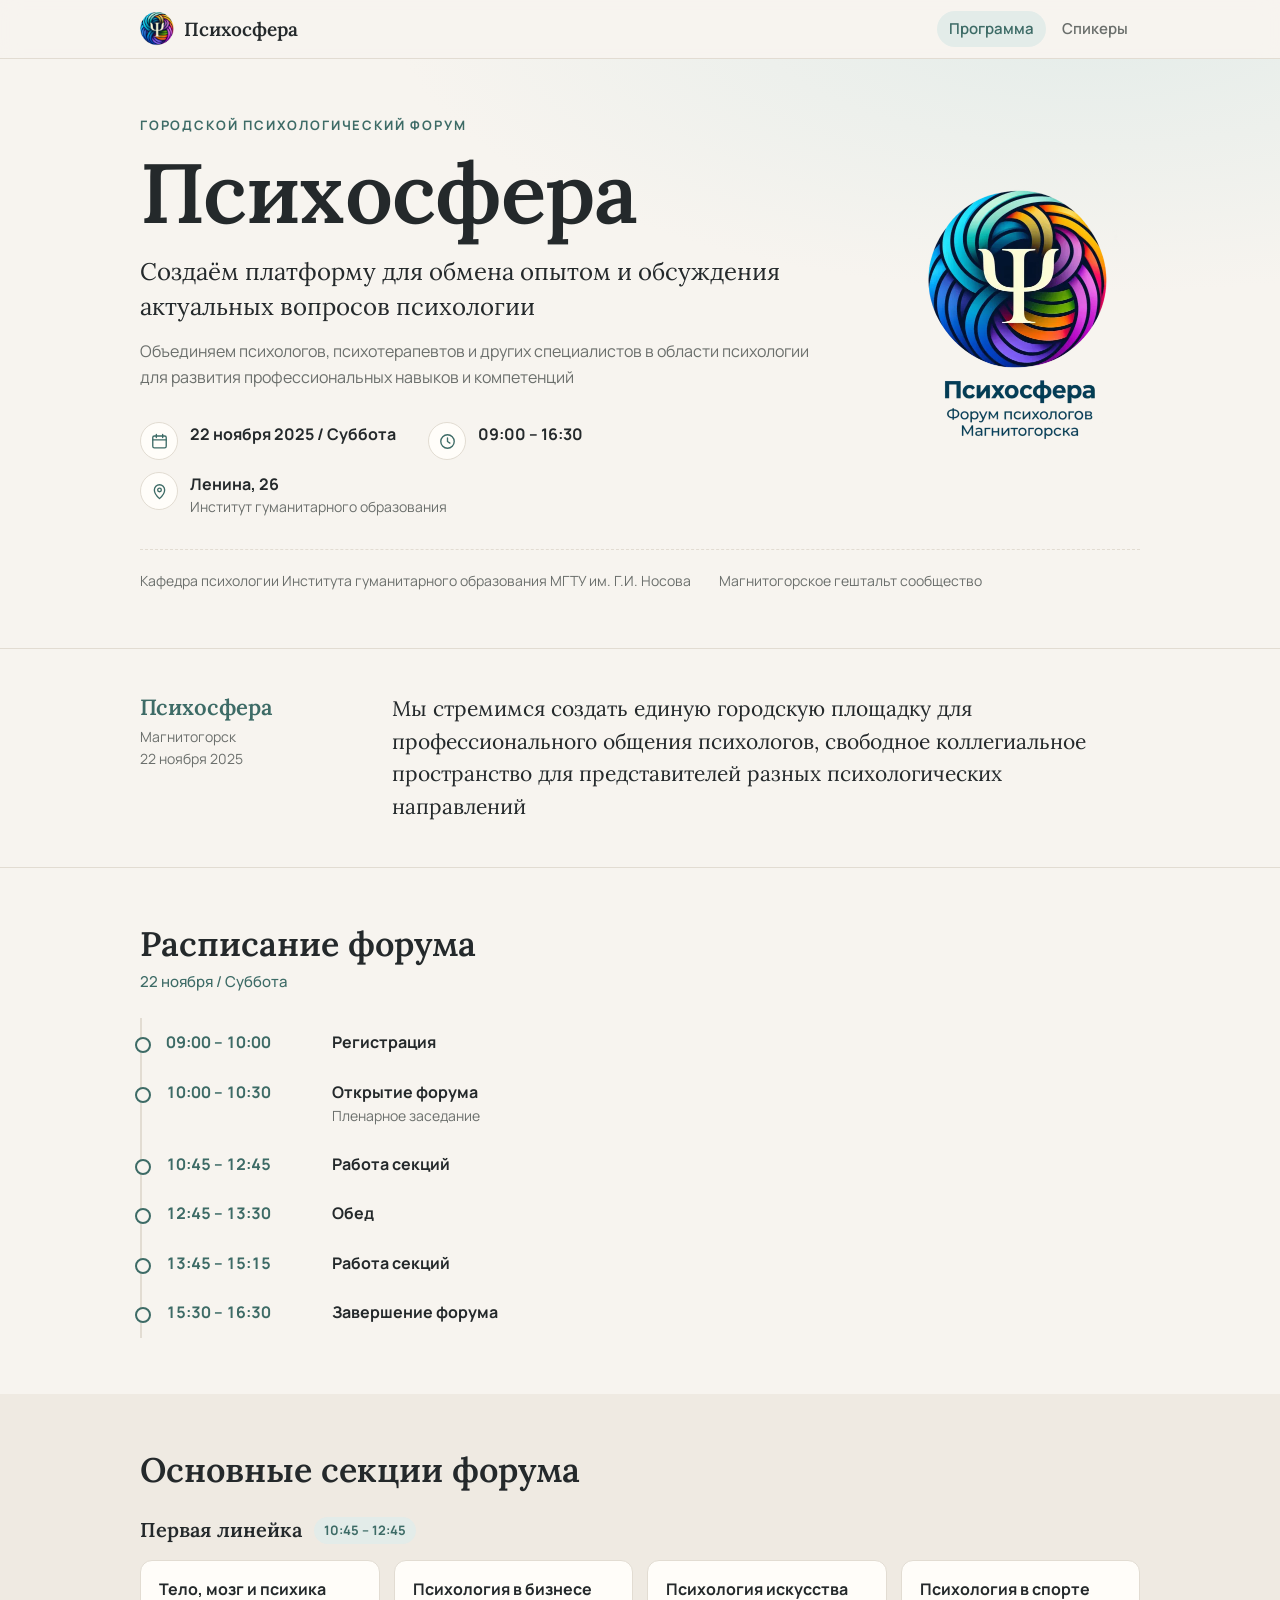
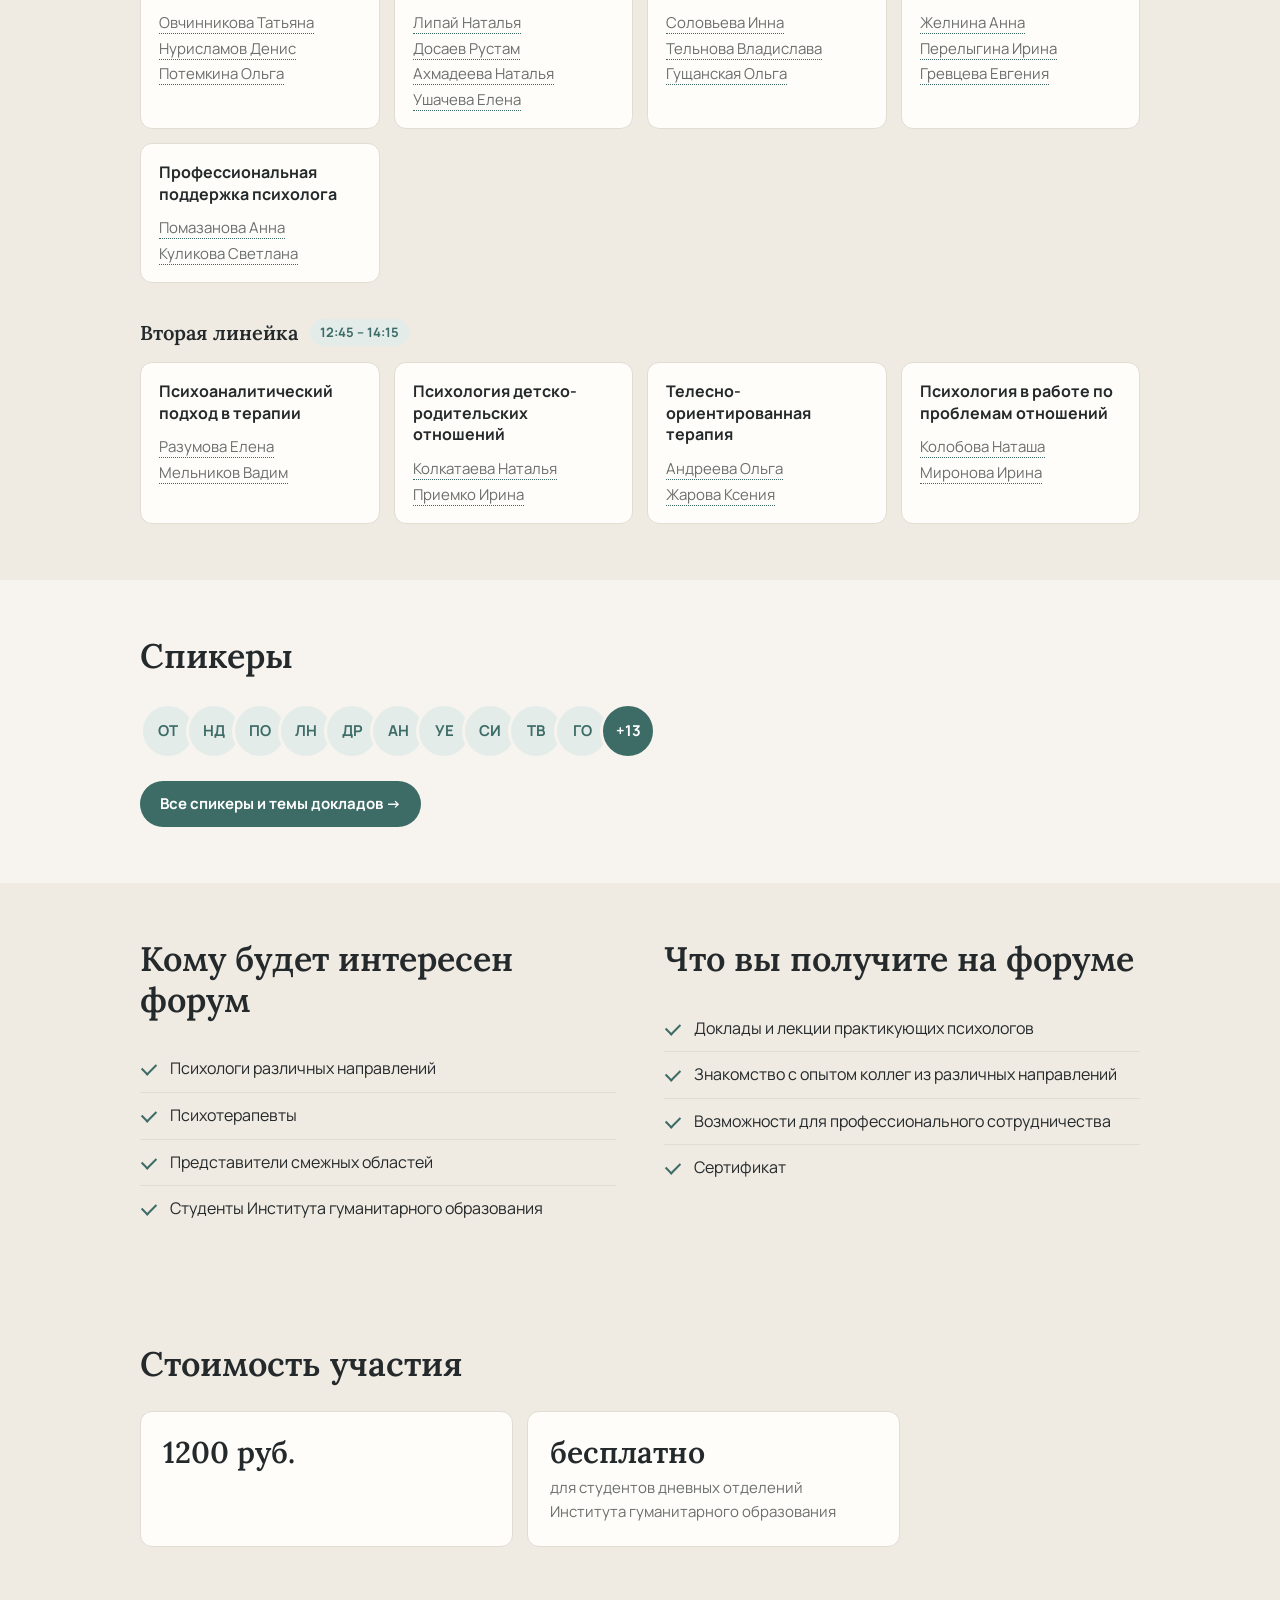
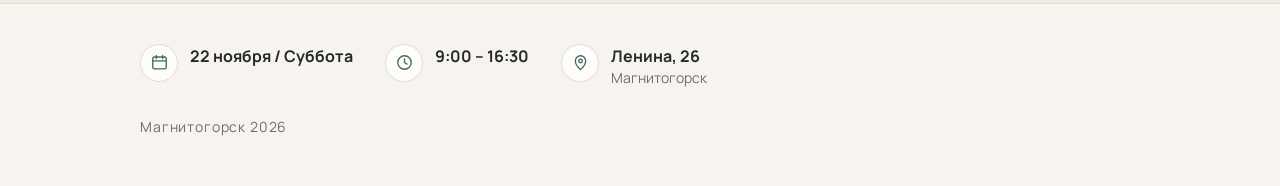
<file: index.html>
<!doctype html>
<html lang="ru">
<head>
<meta charset="utf-8">
<meta name="viewport" content="width=device-width, initial-scale=1">
<title>Психосфера — Городской Психологический Форум</title>
<meta name="description" content="Городской Психологический Форум «Психосфера», Магнитогорск">
<link rel="preconnect" href="https://fonts.googleapis.com">
<link rel="preconnect" href="https://fonts.gstatic.com" crossorigin>
<link rel="stylesheet" href="https://fonts.googleapis.com/css2?family=Lora:wght@400;600&family=Manrope:wght@400;500;600;700&display=swap&subset=cyrillic">
<link rel="preconnect" href="https://cdn.jsdelivr.net" crossorigin>
<script>
/* Статика раздаётся с jsDelivr по SHA коммита (подставляется при деплое), при сбое — с GitHub Pages */
(function () {
  var sha = '__SHA__', local = 'assets/';
  var cdn = sha.indexOf('__') === 0 ? local : 'https://cdn.jsdelivr.net/gh/nanohit/forum@' + sha + '/assets/';
  window.__assets = { cdn: cdn, local: local };
  var l = document.createElement('link');
  l.rel = 'stylesheet'; l.href = cdn + 'site.css';
  l.onerror = function () { l.onerror = null; l.href = local + 'site.css'; };
  document.head.appendChild(l);
})();
</script>
</head>
<body>
<div id="app"></div>
<script>
(function load(files) {
  if (!files.length) return;
  var a = window.__assets, f = files[0];
  function add(src, fallback) {
    var s = document.createElement('script');
    s.src = src;
    s.onload = function () { load(files.slice(1)); };
    if (fallback) s.onerror = function () { s.remove(); add(a.local + f); };
    document.body.appendChild(s);
  }
  add(a.cdn + f, a.cdn !== a.local);
})(['data.js', 'site.js']);
</script>
</body>
</html>
</file>
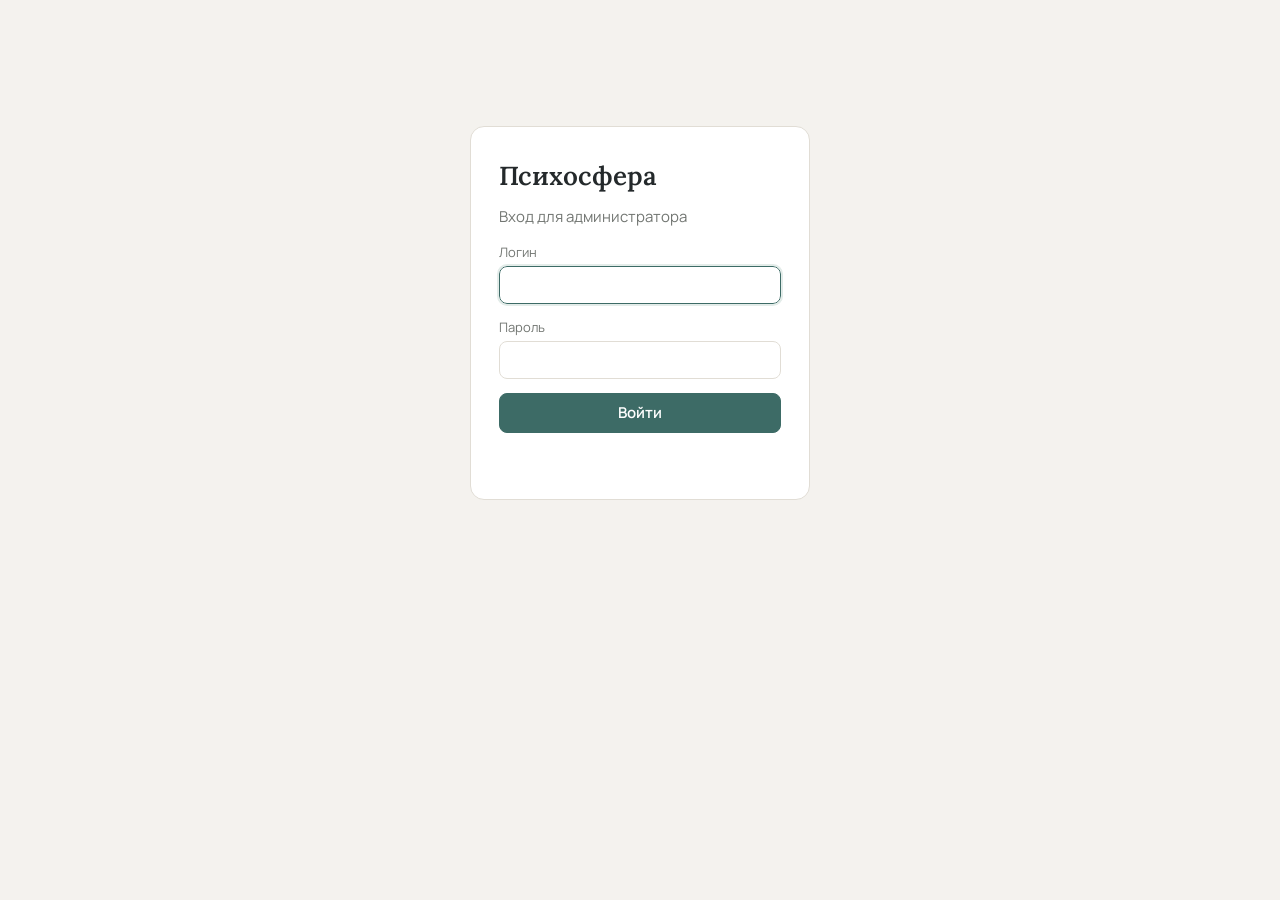
<file: admin/index.html>
<!doctype html>
<html lang="ru">
<head>
<meta charset="utf-8">
<meta name="viewport" content="width=device-width, initial-scale=1">
<title>Психосфера — админ</title>
<meta name="robots" content="noindex">
<link rel="preconnect" href="https://fonts.googleapis.com">
<link rel="preconnect" href="https://fonts.gstatic.com" crossorigin>
<link rel="stylesheet" href="https://fonts.googleapis.com/css2?family=Lora:wght@400;600&family=Manrope:wght@400;500;600;700&display=swap&subset=cyrillic">
<link rel="preconnect" href="https://cdn.jsdelivr.net" crossorigin>
<script>
/* Статика раздаётся с jsDelivr по SHA коммита (подставляется при деплое), при сбое — с GitHub Pages */
(function () {
  var sha = '__SHA__', local = '../assets/';
  var cdn = sha.indexOf('__') === 0 ? local : 'https://cdn.jsdelivr.net/gh/nanohit/forum@' + sha + '/assets/';
  window.__assets = { cdn: cdn, local: local };
  var l = document.createElement('link');
  l.rel = 'stylesheet'; l.href = cdn + 'admin.css';
  l.onerror = function () { l.onerror = null; l.href = local + 'admin.css'; };
  document.head.appendChild(l);
})();
</script>
</head>
<body>
<div id="app"></div>
<script>
(function load(files) {
  if (!files.length) return;
  var a = window.__assets, f = files[0];
  function add(src, fallback) {
    var s = document.createElement('script');
    s.src = src;
    s.onload = function () { load(files.slice(1)); };
    if (fallback) s.onerror = function () { s.remove(); add(a.local + f); };
    document.body.appendChild(s);
  }
  add(a.cdn + f, a.cdn !== a.local);
})(['data.js', 'admin.js']);
</script>
</body>
</html>
</file>
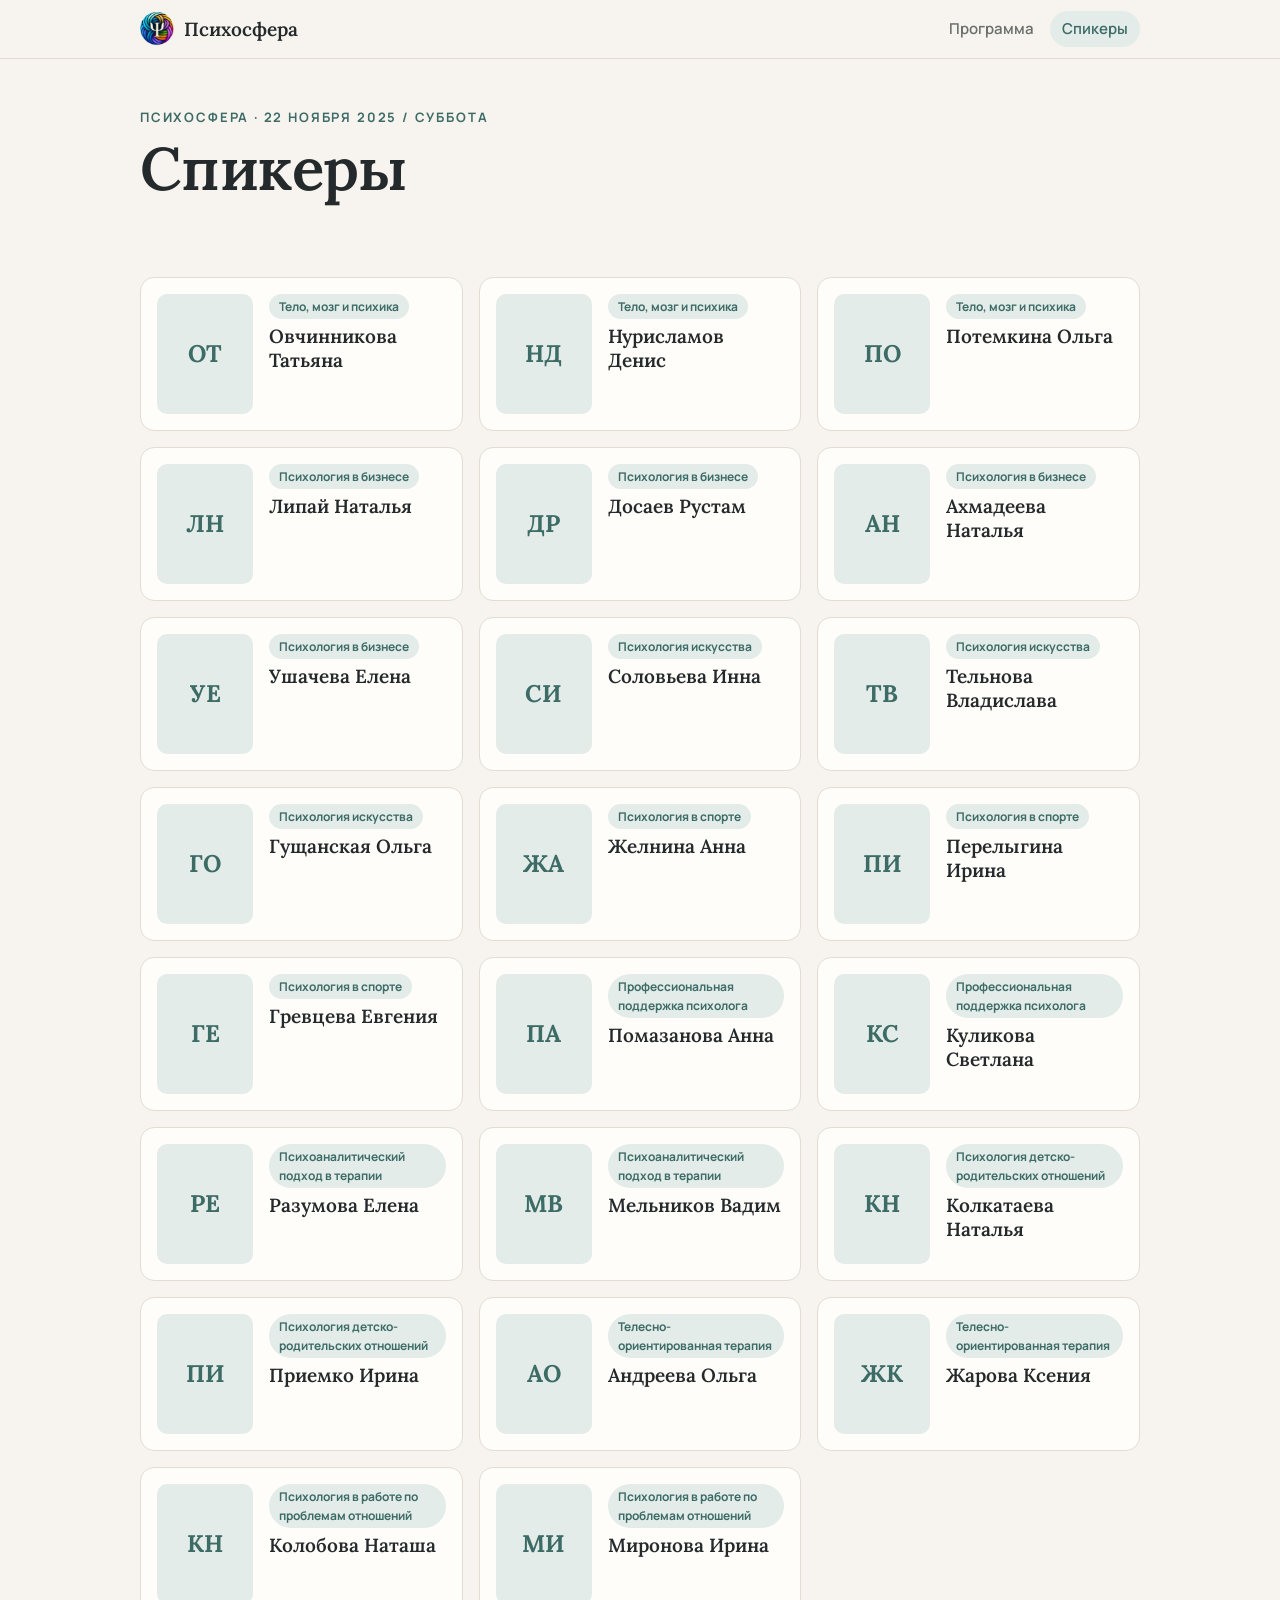
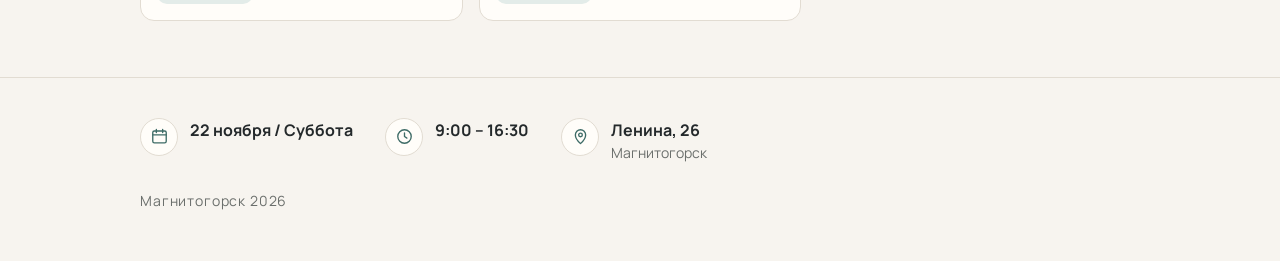
<file: speakers/index.html>
<!doctype html>
<html lang="ru">
<head>
<meta charset="utf-8">
<meta name="viewport" content="width=device-width, initial-scale=1">
<title>Спикеры — Психосфера</title>
<meta name="description" content="Спикеры форума «Психосфера». Городской Психологический Форум «Психосфера», Магнитогорск">
<link rel="preconnect" href="https://fonts.googleapis.com">
<link rel="preconnect" href="https://fonts.gstatic.com" crossorigin>
<link rel="stylesheet" href="https://fonts.googleapis.com/css2?family=Lora:wght@400;600&family=Manrope:wght@400;500;600;700&display=swap&subset=cyrillic">
<link rel="preconnect" href="https://cdn.jsdelivr.net" crossorigin>
<script>
/* Статика раздаётся с jsDelivr по SHA коммита (подставляется при деплое), при сбое — с GitHub Pages */
(function () {
  var sha = '__SHA__', local = '../assets/';
  var cdn = sha.indexOf('__') === 0 ? local : 'https://cdn.jsdelivr.net/gh/nanohit/forum@' + sha + '/assets/';
  window.__assets = { cdn: cdn, local: local };
  var l = document.createElement('link');
  l.rel = 'stylesheet'; l.href = cdn + 'site.css';
  l.onerror = function () { l.onerror = null; l.href = local + 'site.css'; };
  document.head.appendChild(l);
})();
</script>
</head>
<body data-page="speakers">
<div id="app"></div>
<script>
(function load(files) {
  if (!files.length) return;
  var a = window.__assets, f = files[0];
  function add(src, fallback) {
    var s = document.createElement('script');
    s.src = src;
    s.onload = function () { load(files.slice(1)); };
    if (fallback) s.onerror = function () { s.remove(); add(a.local + f); };
    document.body.appendChild(s);
  }
  add(a.cdn + f, a.cdn !== a.local);
})(['data.js', 'site.js']);
</script>
</body>
</html>
</file>
